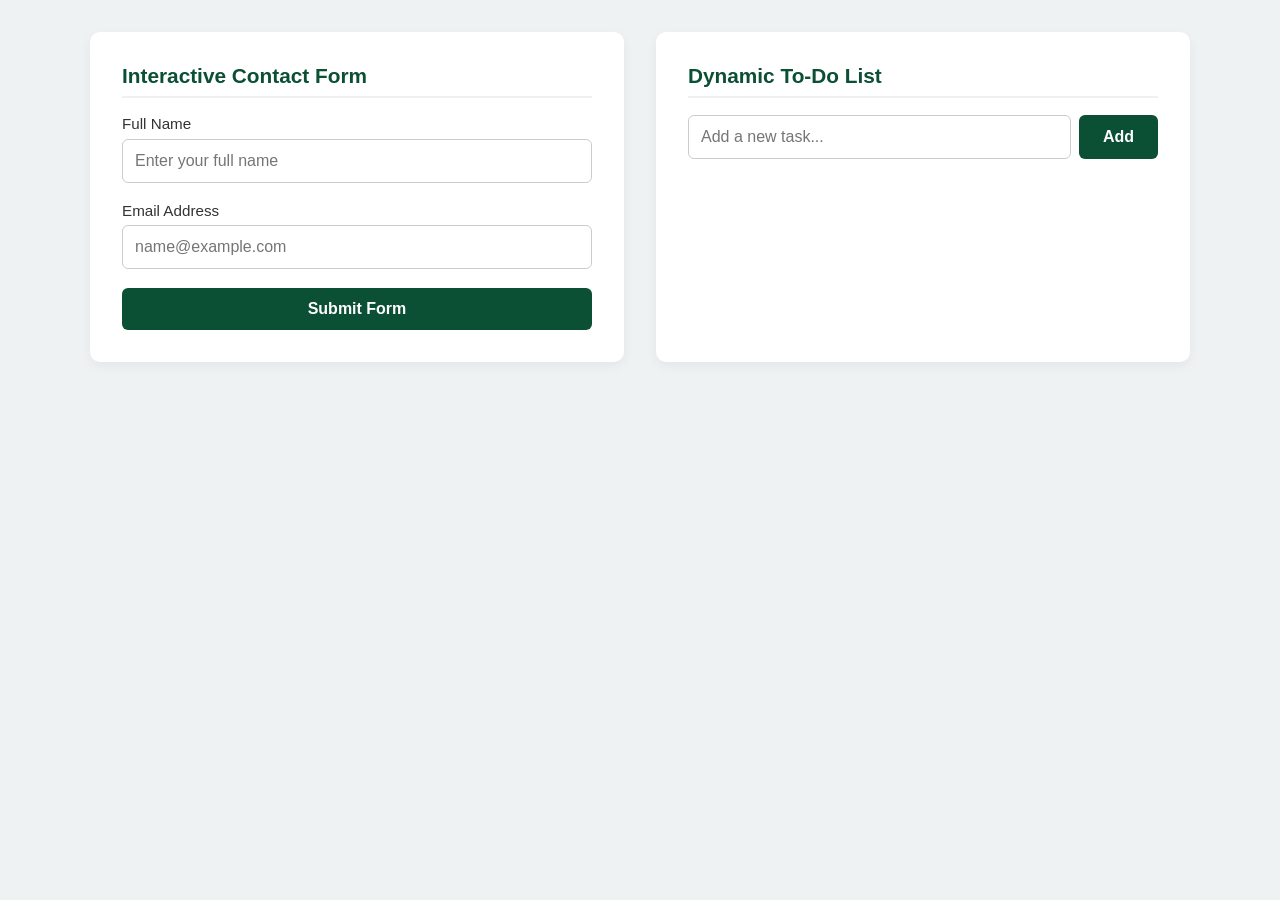
<file: task-2/index.html>
<!DOCTYPE html>
<html lang="en">
<head>
    <meta charset="UTF-8">
    <meta name="viewport" content="width=device-width, initial-scale=1.0">
    <title>ApexPlanet Internship - Task 2</title>
    <link rel="stylesheet" href="styles.css">
</head>
<body>


    <!-- CSS Grid Layout Container -->
    <div class="grid-container">
        
        <!-- 1 & 2. Contact Form with JavaScript Validation -->
        <div class="card">
            <h2>Interactive Contact Form</h2>
            <form id="contactForm" novalidate>
                <div class="form-group">
                    <label for="name">Full Name</label>
                    <input type="text" id="name" placeholder="Enter your full name">
                    <span id="nameError" class="error"></span>
                </div>
                <div class="form-group">
                    <label for="email">Email Address</label>
                    <input type="text" id="email" placeholder="name@example.com">
                    <span id="emailError" class="error"></span>
                </div>
                <button type="submit">Submit Form</button>
            </form>
        </div>

        <!-- 4. Dynamic To-Do List via JavaScript DOM Manipulation -->
        <div class="card">
            <h2>Dynamic To-Do List</h2>
            <div class="todo-input-group">
                <input type="text" id="taskInput" placeholder="Add a new task...">
                <button id="addTaskBtn">Add</button>
            </div>
            <ul id="taskList"></ul>
        </div>

    </div>

    <script>
        // Form Validation Logic (Task 2 Requirement)
        const contactForm = document.getElementById('contactForm');
        const nameInput = document.getElementById('name');
        const emailInput = document.getElementById('email');
        const nameError = document.getElementById('nameError');
        const emailError = document.getElementById('emailError');

        contactForm.addEventListener('submit', function(e) {
            e.preventDefault();
            let isValid = true;

            nameError.textContent = '';
            emailError.textContent = '';

            if (nameInput.value.trim() === '') {
                nameError.textContent = 'Name field cannot be left blank.';
                isValid = false;
            }

            const emailRegex = /^[^\s@]+@[^\s@]+\.[^\s@]+$/;
            if (emailInput.value.trim() === '') {
                emailError.textContent = 'Email field cannot be left blank.';
                isValid = false;
            } else if (!emailRegex.test(emailInput.value.trim())) {
                emailError.textContent = 'Please enter a valid email address format.';
                isValid = false;
            }

            if (isValid) {
                alert('Form validated and submitted successfully!');
                contactForm.reset();
            }
        });

        // Dynamic DOM Manipulation To-Do List (Task 2 Requirement)
        const taskInput = document.getElementById('taskInput');
        const addTaskBtn = document.getElementById('addTaskBtn');
        const taskList = document.getElementById('taskList');

        addTaskBtn.addEventListener('click', function() {
            const taskText = taskInput.value.trim();
            if (taskText === '') return;

            const li = document.createElement('li');
            li.textContent = taskText;

            const deleteBtn = document.createElement('button');
            deleteBtn.textContent = 'Remove';
            deleteBtn.addEventListener('click', function() {
                taskList.removeChild(li);
            });

            li.appendChild(deleteBtn);
            taskList.appendChild(li);

            taskInput.value = '';
        });
    </script>

</body>
</html>
</file>
<file: task-2/styles.css>
/* General Reset and Styling */
body {
    font-family: 'Segoe UI', Tahoma, Geneva, Verdana, sans-serif;
    margin: 0;
    padding: 0;
    background-color: #eef2f3;
    color: #333;
}

/* Flexbox Navigation Header */
header {
    background-color: #0b4f34;
    color: white;
    display: flex;
    justify-content: space-between;
    align-items: center;
    padding: 1rem 2rem;
    box-shadow: 0 2px 5px rgba(0,0,0,0.1);
}

header h1 {
    font-size: 1.5rem;
    margin: 0;
}

nav ul {
    list-style: none;
    display: flex;
    gap: 2rem;
    margin: 0;
    padding: 0;
}

nav a {
    color: white;
    text-decoration: none;
    font-weight: 600;
}

nav a:hover {
    text-decoration: underline;
}

/* CSS Grid Layout for Main Content Areas */
.grid-container {
    display: grid;
    grid-template-columns: 1fr 1fr;
    gap: 2rem;
    max-width: 1100px;
    margin: 2rem auto;
    padding: 0 1rem;
}

.card {
    background: white;
    padding: 2rem;
    border-radius: 10px;
    box-shadow: 0 4px 12px rgba(0, 0, 0, 0.05);
}

h2 {
    color: #0b4f34;
    margin-top: 0;
    font-size: 1.3rem;
    border-bottom: 2px solid #f0f0f0;
    padding-bottom: 0.5rem;
}

/* Contact Form Styles */
.form-group {
    margin-bottom: 1.2rem;
}

label {
    display: block;
    margin-bottom: 0.4rem;
    font-weight: 500;
    font-size: 0.95rem;
}

input {
    width: 100%;
    padding: 0.75rem;
    border: 1px solid #ccc;
    border-radius: 6px;
    box-sizing: border-box;
    font-size: 1rem;
}

input:focus {
    outline: none;
    border-color: #0b4f34;
}

.error {
    color: #d9534f;
    font-size: 0.85rem;
    margin-top: 0.3rem;
    display: block;
}

button {
    background-color: #0b4f34;
    color: white;
    border: none;
    padding: 0.75rem 1.5rem;
    font-size: 1rem;
    border-radius: 6px;
    cursor: pointer;
    width: 100%;
    font-weight: 600;
    transition: background-color 0.2s;
}

button:hover {
    background-color: #083c27;
}

/* Dynamic To-Do List Styles */
.todo-input-group {
    display: flex;
    gap: 0.5rem;
    margin-bottom: 1.2rem;
}

.todo-input-group input {
    flex: 1;
}

.todo-input-group button {
    width: auto;
}

ul {
    list-style: none;
    padding: 0;
    margin: 0;
}

li {
    background: #f9f9f9;
    padding: 0.75rem 1rem;
    margin-bottom: 0.6rem;
    border-radius: 6px;
    display: flex;
    justify-content: space-between;
    align-items: center;
    border-left: 4px solid #0b4f34;
    font-size: 0.95rem;
}

li button {
    background-color: #d9534f;
    padding: 0.3rem 0.7rem;
    font-size: 0.85rem;
    width: auto;
}

li button:hover {
    background-color: #c9302c;
}

/* Responsive Media Queries */
@media (max-width: 768px) {
    .grid-container {
        grid-template-columns: 1fr;
    }
    header {
        flex-direction: column;
        text-align: center;
        gap: 1rem;
    }
}
</file>
